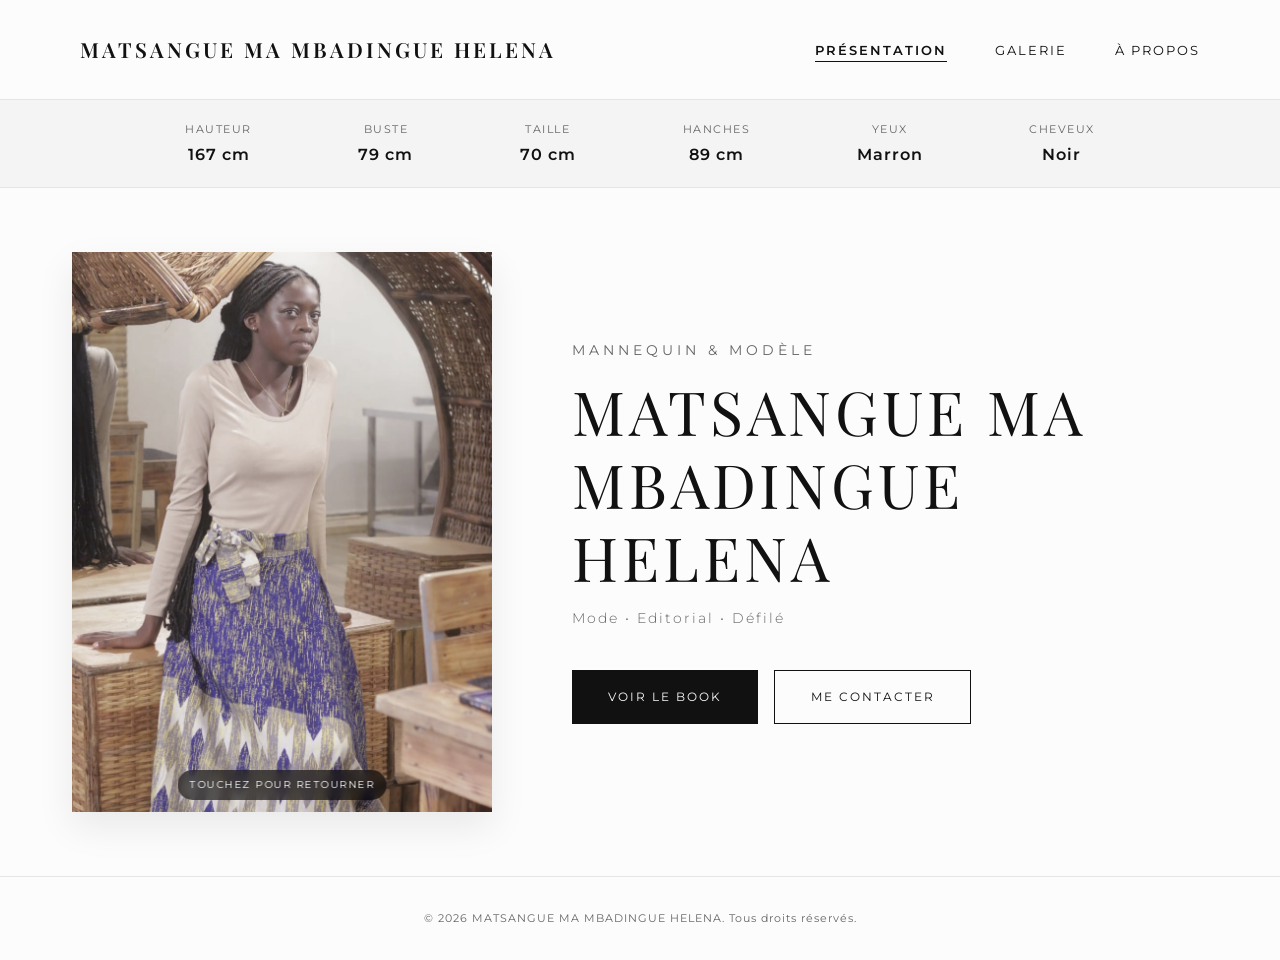
<file: index.html>
<!DOCTYPE html>
<html lang="fr">
<head>
    <meta charset="UTF-8">
    <meta name="viewport" content="width=device-width, initial-scale=1.0">
    <title>Portfolio Mannequin - Accueil</title>
    <link rel="stylesheet" href="./vitrine.css">
    <link rel="preconnect" href="https://fonts.googleapis.com">
    <link rel="preconnect" href="https://fonts.gstatic.com" crossorigin>
    <link href="https://fonts.googleapis.com/css2?family=Montserrat:wght@300;400;500;600&family=Playfair+Display:ital,wght@0,400;0,600;1,400&display=swap" rel="stylesheet">
</head>
<body>

    <!-- En-tête / Navigation -->
    <header class="navbar">
        <div class="logo">MATSANGUE MA MBADINGUE HELENA</div>
        <nav>
            <ul class="nav-links">
                <li><a href="./index.html" class="active">Présentation</a></li>
                <li><a href="./galerie.html">Galerie</a></li>
                <li><a href="./à propos.html">À Propos</a></li>
            </ul>
        </nav>
    </header>

    <!-- Bannière des Mensurations Physiques -->
    <section class="stats-banner">
        <div class="stats-container">
            <div class="stat-item">
                <span class="stat-label">Hauteur</span>
                <span class="stat-value">167 cm</span>
            </div>
            <div class="stat-item">
                <span class="stat-label">Buste</span>
                <span class="stat-value">79 cm</span>
            </div>
            <div class="stat-item">
                <span class="stat-label">Taille</span>
                <span class="stat-value">70 cm</span>
            </div>
            <div class="stat-item">
                <span class="stat-label">Hanches</span>
                <span class="stat-value">89 cm</span>
            </div>
            <div class="stat-item">
                <span class="stat-label">Yeux</span>
                <span class="stat-value">Marron</span>
            </div>
            <div class="stat-item">
                <span class="stat-label">Cheveux</span>
                <span class="stat-value">Noir</span>
            </div>
        </div>
    </section>

    <!-- Section Principale (Hero) -->
    <main class="hero">
        
        <!-- Photo interactive avec effet Flip 3D au toucher / survol -->
        <div class="hero-image-card">
            <div class="card-inner">
                <!-- Face Avant (Photo Principale) -->
                <div class="card-front">
                    <img src="6.jpg" alt="Portrait Hèlene - Face">
                    <span class="tap-hint">Touchez pour retourner</span>
                </div>
                <!-- Face Arrière (Seconde Photo / Gros Plan) -->
                <div class="card-back">
                    <img src="./9.jpg" alt="Portrait Hèlene - Profil">
                    <span class="tap-hint">Touchez pour revenir</span>
                </div>
            </div>
        </div>

        <div class="hero-content">
            <span class="subtitle">Mannequin & Modèle</span>
            <h1>MATSANGUE MA MBADINGUE HELENA</h1>
            <p class="tagline">Mode • Editorial • Défilé</p>
            <div class="cta-buttons">
                <a href="galerie.html" class="btn btn-primary">Voir le Book</a>
                <a href="./à propos.html" class="btn btn-secondary">Me Contacter</a>
            </div>
        </div>
    </main>

    <!-- Pied de page -->
    <footer>
        <p>&copy; 2026 MATSANGUE MA MBADINGUE HELENA. Tous droits réservés.</p>
    </footer>

</body>
</html>
</file>
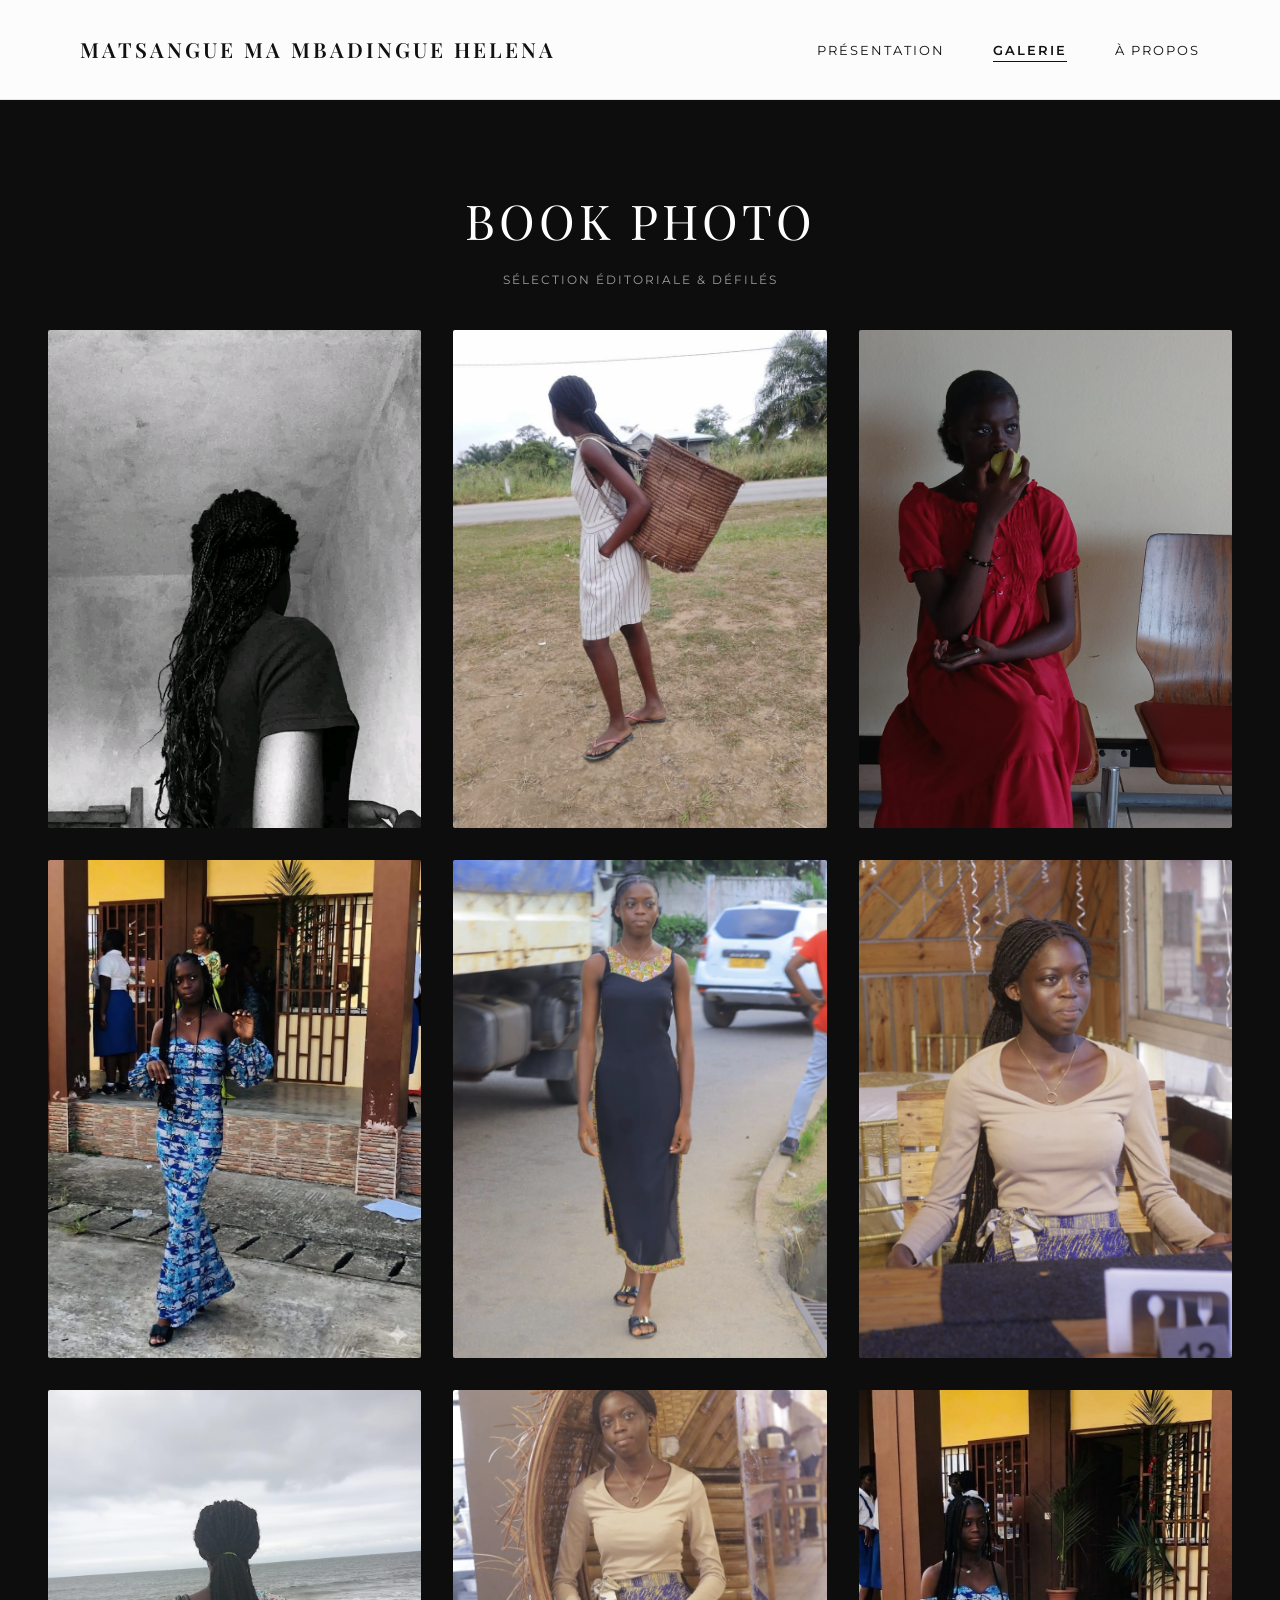
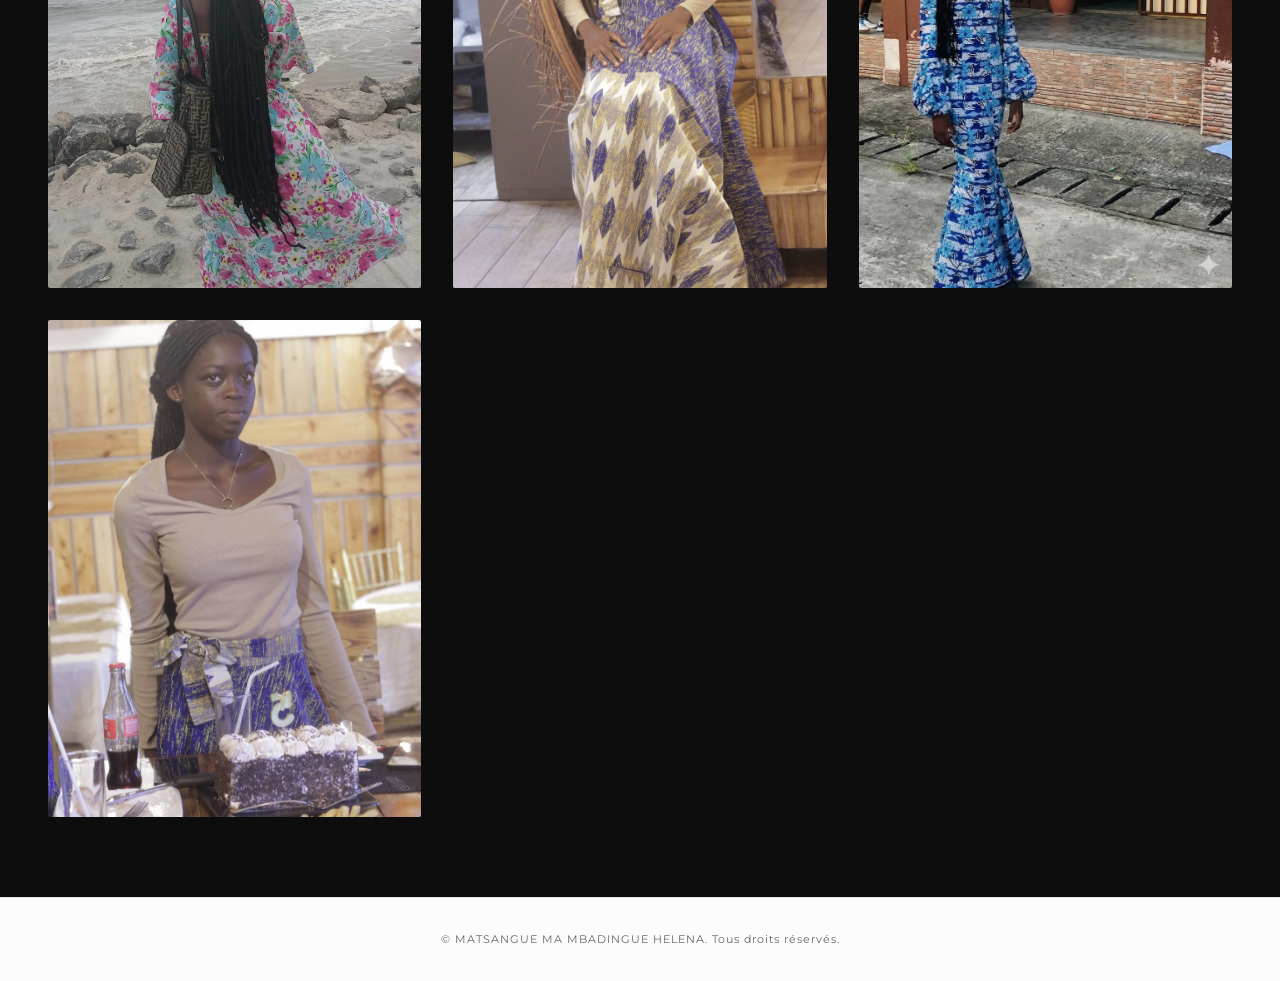
<file: galerie.html>
<!DOCTYPE html>
<html lang="fr">
<head>
    <meta charset="UTF-8">
    <meta name="viewport" content="width=device-width, initial-scale=1.0">
    <title>Portfolio Mannequin - Galerie</title>
    <link rel="preconnect" href="https://fonts.googleapis.com">
    <link rel="preconnect" href="https://fonts.gstatic.com" crossorigin>
    <link href="https://fonts.googleapis.com/css2?family=Montserrat:wght@300;400;500;600&family=Playfair+Display:ital,wght@0,400;0,600;1,400&display=swap" rel="stylesheet">
    
    <style>
        /* --- Variables & Thème --- */
        :root {
            --bg-light: #fcfcfc;
            --bg-dark: #0d0d0d;
            --text-dark: #111111;
            --text-light: #ffffff;
            --accent-color: #666666;
            --border-color: #e5e5e5;
            
            --font-title: 'Playfair Display', serif;
            --font-body: 'Montserrat', sans-serif;
            
            --transition-smooth: all 0.4s cubic-bezier(0.25, 1, 0.5, 1);
        }

        /* --- Réinitialisation --- */
        * {
            margin: 0;
            padding: 0;
            box-sizing: border-box;
        }

        body {
            background-color: var(--bg-light);
            color: var(--text-dark);
            font-family: var(--font-body);
            line-height: 1.7;
            display: flex;
            flex-direction: column;
            min-height: 100vh;
            -webkit-font-smoothing: antialiased;
        }

        /* --- Navigation (Fond Blanc) --- */
        .navbar {
            display: flex;
            justify-content: space-between;
            align-items: center;
            padding: 1.2rem 1.5rem;
            border-bottom: 1px solid var(--border-color);
            background-color: rgba(252, 252, 252, 0.95);
            backdrop-filter: blur(8px);
            position: sticky;
            top: 0;
            z-index: 1000;
        }

        .logo {
            font-family: var(--font-title);
            font-size: 1.1rem;
            letter-spacing: 3px;
            font-weight: 600;
            text-transform: uppercase;
        }

        .nav-links {
            display: flex;
            gap: 1.5rem;
            list-style: none;
        }

        .nav-links a {
            text-decoration: none;
            color: var(--text-dark);
            font-size: 0.75rem;
            text-transform: uppercase;
            letter-spacing: 2px;
            position: relative;
            padding-bottom: 4px;
            transition: var(--transition-smooth);
        }

        .nav-links a::after {
            content: '';
            position: absolute;
            bottom: 0;
            left: 0;
            width: 0%;
            height: 1px;
            background-color: var(--text-dark);
            transition: var(--transition-smooth);
        }

        .nav-links a:hover::after,
        .nav-links a.active::after {
            width: 100%;
        }

        .nav-links a.active {
            font-weight: 600;
        }

        /* --- Galerie (Fond Noir) --- */
        .gallery-section {
            background-color: var(--bg-dark);
            color: var(--text-light);
            padding: 3rem 1.5rem;
            flex: 1;
        }

        .gallery-header {
            text-align: center;
            margin-bottom: 2.5rem;
        }

        .gallery-header h1 {
            font-family: var(--font-title);
            font-size: 2rem;
            letter-spacing: 4px;
            font-weight: 400;
            text-transform: uppercase;
            margin-bottom: 0.5rem;
        }

        .gallery-header p {
            font-size: 0.75rem;
            letter-spacing: 2px;
            color: #a0a0a0;
            text-transform: uppercase;
        }

        /* Grille de 10 Photos (1 colonne sur Mobile) */
        .gallery-grid {
            display: grid;
            grid-template-columns: 1fr;
            gap: 1.5rem;
            max-width: 1200px;
            margin: 0 auto;
        }

        .gallery-item {
            position: relative;
            overflow: hidden;
            border-radius: 2px;
            background-color: #1a1a1a;
            aspect-ratio: 3 / 4; /* Aspect ratio portrait pour mannequinat */
        }

        .gallery-item img {
            width: 100%;
            height: 100%;
            object-fit: cover;
            display: block;
            filter: grayscale(15%);
            transition: var(--transition-smooth);
        }

        /* Effet au survol / au toucher */
        .gallery-item:hover img,
        .gallery-item:active img {
            filter: grayscale(0%);
            transform: scale(1.04);
        }

        /* --- Footer (Fond Blanc) --- */
        footer {
            text-align: center;
            padding: 2rem 1.5rem;
            font-size: 0.7rem;
            letter-spacing: 1px;
            color: var(--accent-color);
            border-top: 1px solid var(--border-color);
            background-color: var(--bg-light);
        }

        /* --- Adaptabilité Ordinateurs & Tablettes --- */
        @media (min-width: 768px) {
            .navbar {
                padding: 2rem 5rem;
            }

            .logo {
                font-size: 1.3rem;
            }

            .nav-links {
                gap: 3rem;
            }

            .nav-links a {
                font-size: 0.8rem;
            }

            .gallery-section {
                padding: 5rem 3rem;
            }

            .gallery-header h1 {
                font-size: 3rem;
            }

            /* 2 ou 3 colonnes sur grands écrans */
            .gallery-grid {
                grid-template-columns: repeat(3, 1fr);
                gap: 2rem;
            }
        }
    </style>
</head>
<body>

    <header class="navbar">
        <div class="logo">MATSANGUE MA MBADINGUE HELENA</div>
        <nav>
            <ul class="nav-links">
                <li><a href="./index.html">Présentation</a></li>
                <li><a href="./galerie.html" class="active">Galerie</a></li>
                <li><a href="./à propos.html">À Propos</a></li>
            </ul>
        </nav>
    </header>

    <main class="gallery-section">
        <div class="gallery-header">
            <h1>BOOK PHOTO</h1>
            <p>Sélection Éditoriale & Défilés</p>
        </div>

        <div class="gallery-grid">
            <div class="gallery-item">
                <img src="./1.jpg" alt="Photo Galerie 1">
            </div>
            <div class="gallery-item">
                <img src="./2.jpg" alt="Photo Galerie 2">
            </div>
            <div class="gallery-item">
                <img src="./3.jpg" alt="Photo Galerie 3">
            </div>
            <div class="gallery-item">
                <img src="./4.jpg" alt="Photo Galerie 4">
            </div>
            <div class="gallery-item">
                <img src="./5.jpg" alt="Photo Galerie 5">
            </div>
            <div class="gallery-item">
                <img src="./7.jpg" alt="Photo Galerie 6">
            </div>
            <div class="gallery-item">
                <img src="./13.jpg" alt="Photo Galerie 7">
            </div>
            <div class="gallery-item">
                <img src="./10.jpg" alt="Photo Galerie 8">
            </div>
            <div class="gallery-item">
                <img src="./11.jpg" alt="Photo Galerie 9">
            </div>
            <div class="gallery-item">
                <img src="./12.jpg" alt="Photo Galerie 10">
            </div>
        </div>
    </main>

    <footer>
        <p>&copy; MATSANGUE MA MBADINGUE HELENA. Tous droits réservés.</p>
    </footer>

</body>
</html>
</file>
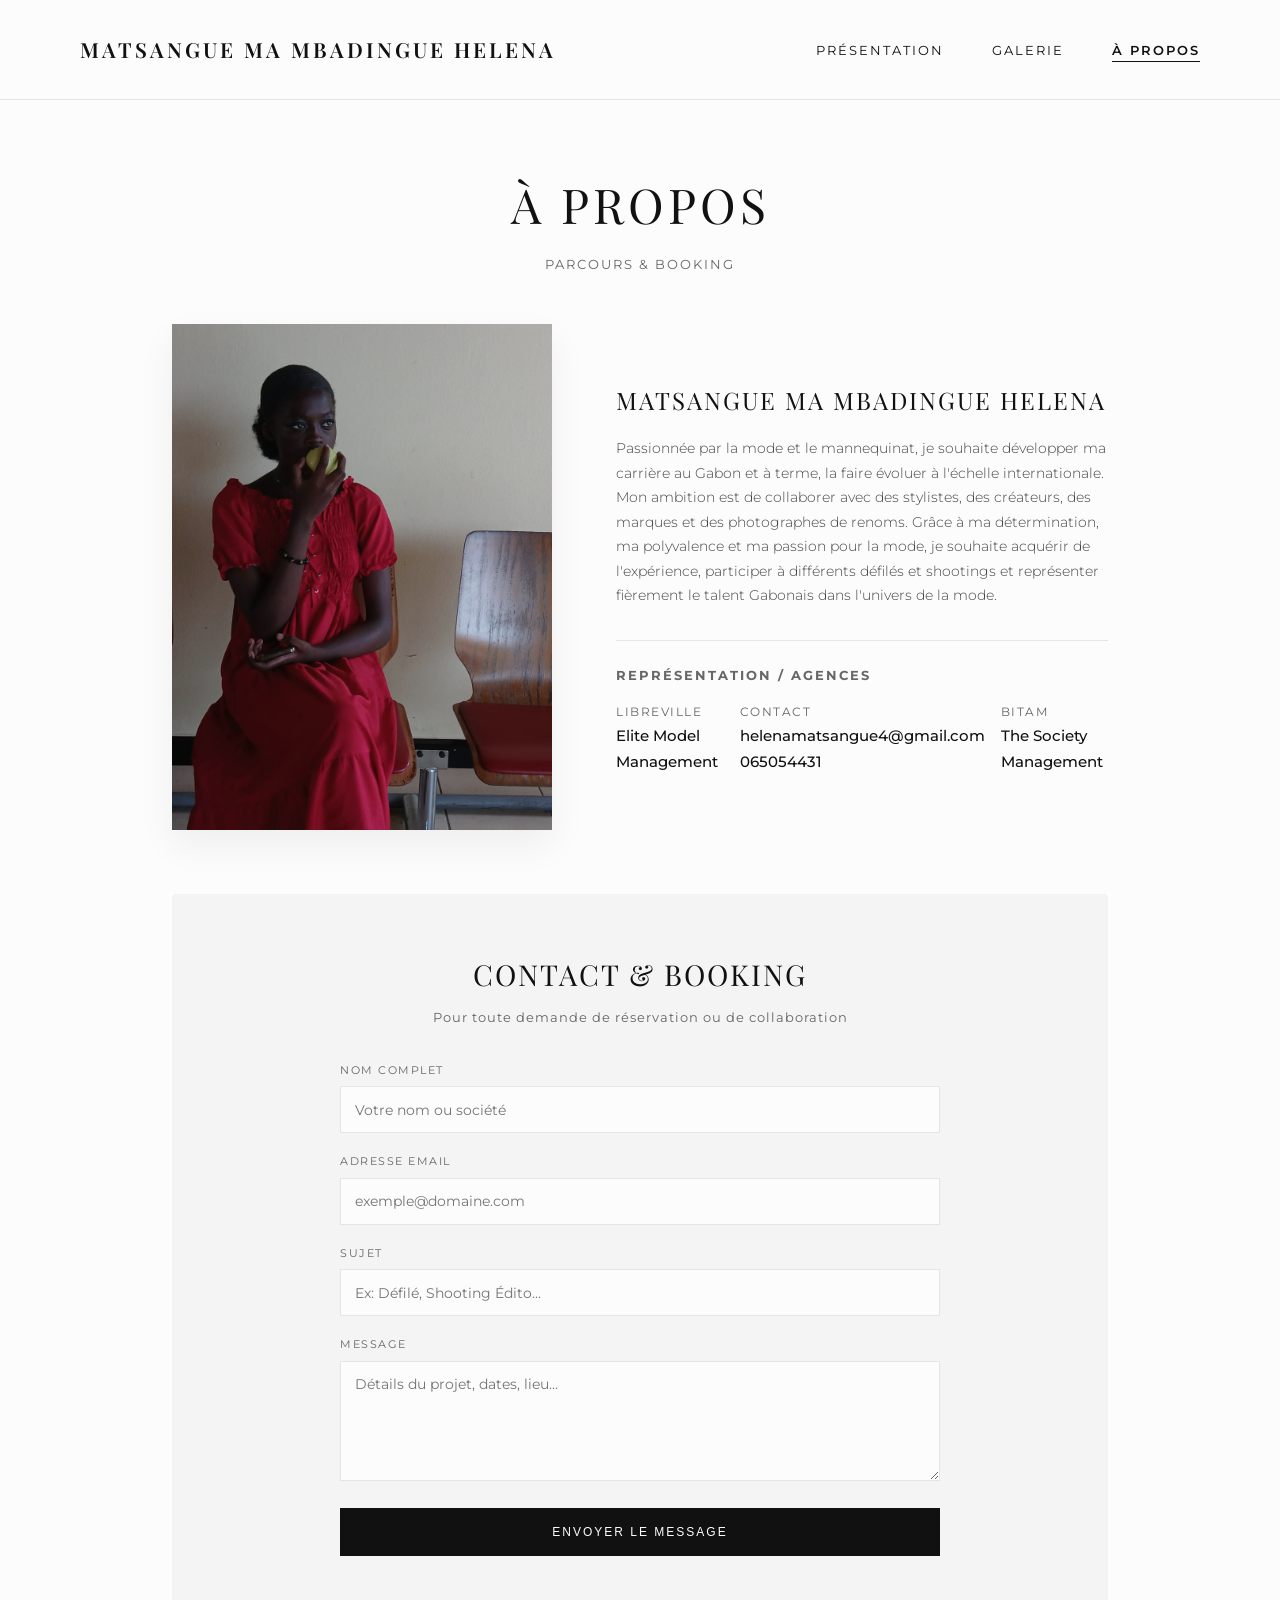
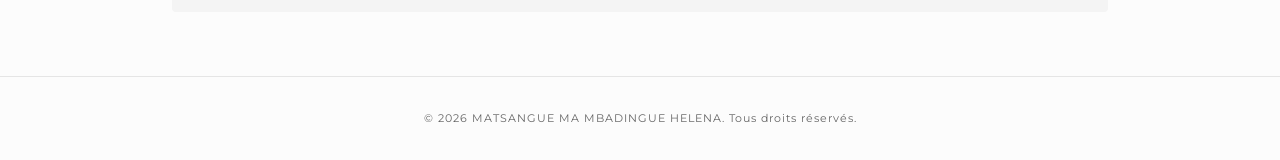
<file: à propos.html>
<!DOCTYPE html>
<html lang="fr">
<head>
    <meta charset="UTF-8">
    <meta name="viewport" content="width=device-width, initial-scale=1.0">
    <title>Portfolio Mannequin - À Propos & Contact</title>
    <link rel="preconnect" href="https://fonts.googleapis.com">
    <link rel="preconnect" href="https://fonts.gstatic.com" crossorigin>
    <link href="https://fonts.googleapis.com/css2?family=Montserrat:wght@300;400;500;600&family=Playfair+Display:ital,wght@0,400;0,600;1,400&display=swap" rel="stylesheet">
    
    <style>
        /* --- Variables & Thème --- */
        :root {
            --bg-light: #fcfcfc;
            --text-dark: #111111;
            --accent-color: #666666;
            --light-gray: #f4f4f4;
            --border-color: #e5e5e5;
            
            --font-title: 'Playfair Display', serif;
            --font-body: 'Montserrat', sans-serif;
            
            --transition-smooth: all 0.4s cubic-bezier(0.25, 1, 0.5, 1);
        }

        /* --- Réinitialisation --- */
        * {
            margin: 0;
            padding: 0;
            box-sizing: border-box;
        }

        body {
            background-color: var(--bg-light);
            color: var(--text-dark);
            font-family: var(--font-body);
            line-height: 1.7;
            display: flex;
            flex-direction: column;
            min-height: 100vh;
            -webkit-font-smoothing: antialiased;
        }

        /* --- Navigation (Fond Blanc) --- */
        .navbar {
            display: flex;
            justify-content: space-between;
            align-items: center;
            padding: 1.2rem 1.5rem;
            border-bottom: 1px solid var(--border-color);
            background-color: rgba(252, 252, 252, 0.95);
            backdrop-filter: blur(8px);
            position: sticky;
            top: 0;
            z-index: 1000;
        }

        .logo {
            font-family: var(--font-title);
            font-size: 1.1rem;
            letter-spacing: 3px;
            font-weight: 600;
            text-transform: uppercase;
        }

        .nav-links {
            display: flex;
            gap: 1.5rem;
            list-style: none;
        }

        .nav-links a {
            text-decoration: none;
            color: var(--text-dark);
            font-size: 0.75rem;
            text-transform: uppercase;
            letter-spacing: 2px;
            position: relative;
            padding-bottom: 4px;
            transition: var(--transition-smooth);
        }

        .nav-links a::after {
            content: '';
            position: absolute;
            bottom: 0;
            left: 0;
            width: 0%;
            height: 1px;
            background-color: var(--text-dark);
            transition: var(--transition-smooth);
        }

        .nav-links a:hover::after,
        .nav-links a.active::after {
            width: 100%;
        }

        .nav-links a.active {
            font-weight: 600;
        }

        /* --- Main Content --- */
        .container {
            max-width: 1000px;
            margin: 0 auto;
            padding: 2.5rem 1.5rem;
            flex: 1;
            width: 100%;
        }

        .page-title {
            text-align: center;
            margin-bottom: 3rem;
        }

        .page-title h1 {
            font-family: var(--font-title);
            font-size: 2.2rem;
            letter-spacing: 4px;
            font-weight: 400;
            text-transform: uppercase;
            margin-bottom: 0.5rem;
        }

        .page-title p {
            font-size: 0.8rem;
            letter-spacing: 2px;
            color: var(--accent-color);
            text-transform: uppercase;
        }

        /* --- Section Biographie & Agences --- */
        .about-section {
            display: flex;
            flex-direction: column;
            gap: 2.5rem;
            margin-bottom: 4rem;
        }

        .about-image {
            width: 100%;
            max-width: 400px;
            margin: 0 auto;
            overflow: hidden;
            box-shadow: 0 15px 35px rgba(0, 0, 0, 0.06);
        }

        .about-image img {
            width: 100%;
            height: auto;
            display: block;
            filter: grayscale(20%);
        }

        .about-text h2 {
            font-family: var(--font-title);
            font-size: 1.5rem;
            letter-spacing: 2px;
            margin-bottom: 1rem;
            font-weight: 400;
        }

        .about-text p {
            font-size: 0.9rem;
            color: #444444;
            margin-bottom: 1.5rem;
            font-weight: 300;
        }

        .agency-list {
            margin-top: 2rem;
            padding-top: 1.5rem;
            border-top: 1px solid var(--border-color);
        }

        .agency-list h3 {
            font-size: 0.8rem;
            text-transform: uppercase;
            letter-spacing: 2px;
            margin-bottom: 1rem;
            color: var(--accent-color);
        }

        .agency-grid {
            display: grid;
            grid-template-columns: 1fr;
            gap: 1rem;
        }

        .agency-item span {
            display: block;
        }

        .agency-city {
            font-size: 0.75rem;
            text-transform: uppercase;
            letter-spacing: 1.5px;
            color: var(--accent-color);
        }

        .agency-name {
            font-size: 0.95rem;
            font-weight: 500;
        }

        /* --- Section Formulaire de Contact --- */
        .contact-section {
            background-color: var(--light-gray);
            padding: 2.5rem 1.5rem;
            border-radius: 4px;
        }

        .contact-section h2 {
            font-family: var(--font-title);
            font-size: 1.8rem;
            letter-spacing: 2px;
            text-align: center;
            margin-bottom: 0.5rem;
            font-weight: 400;
        }

        .contact-section p {
            text-align: center;
            font-size: 0.8rem;
            color: var(--accent-color);
            margin-bottom: 2rem;
            letter-spacing: 1px;
        }

        .contact-form {
            display: flex;
            flex-direction: column;
            gap: 1.2rem;
            max-width: 600px;
            margin: 0 auto;
        }

        .form-group {
            display: flex;
            flex-direction: column;
            gap: 0.4rem;
        }

        .form-group label {
            font-size: 0.7rem;
            text-transform: uppercase;
            letter-spacing: 1.5px;
            color: var(--accent-color);
        }

        .form-group input,
        .form-group textarea {
            width: 100%;
            padding: 0.9rem;
            border: 1px solid var(--border-color);
            background-color: var(--bg-light);
            font-family: var(--font-body);
            font-size: 0.85rem;
            color: var(--text-dark);
            outline: none;
            transition: var(--transition-smooth);
        }

        .form-group input:focus,
        .form-group textarea:focus {
            border-color: var(--text-dark);
        }

        .form-group textarea {
            resize: vertical;
            min-height: 120px;
        }

        .btn-submit {
            padding: 1rem;
            background-color: var(--text-dark);
            color: var(--bg-light);
            border: 1px solid var(--text-dark);
            font-size: 0.75rem;
            text-transform: uppercase;
            letter-spacing: 2px;
            cursor: pointer;
            transition: var(--transition-smooth);
            margin-top: 0.5rem;
        }

        .btn-submit:hover {
            background-color: transparent;
            color: var(--text-dark);
        }

        /* --- Footer (Fond Blanc) --- */
        footer {
            text-align: center;
            padding: 2rem 1.5rem;
            font-size: 0.7rem;
            letter-spacing: 1px;
            color: var(--accent-color);
            border-top: 1px solid var(--border-color);
            background-color: var(--bg-light);
        }

        /* --- Adaptabilité Ordinateurs & Tablettes --- */
        @media (min-width: 768px) {
            .navbar {
                padding: 2rem 5rem;
            }

            .logo {
                font-size: 1.3rem;
            }

            .nav-links {
                gap: 3rem;
            }

            .nav-links a {
                font-size: 0.8rem;
            }

            .container {
                padding: 4rem 2rem;
            }

            .page-title h1 {
                font-size: 3rem;
            }

            .about-section {
                flex-direction: row;
                align-items: center;
                gap: 4rem;
            }

            .about-image {
                flex: 1;
                max-width: 380px;
            }

            .about-text {
                flex: 1.2;
            }

            .agency-grid {
                grid-template-columns: repeat(3, 1fr);
            }

            .contact-section {
                padding: 3.5rem 3rem;
            }
        }
    </style>
</head>
<body>

    <!-- En-tête / Navigation (Fond Blanc) -->
    <header class="navbar">
        <div class="logo">MATSANGUE MA MBADINGUE HELENA</div>
        <nav>
            <ul class="nav-links">
                <li><a href="./index.html">Présentation</a></li>
                <li><a href="./galerie.html">Galerie</a></li>
                <li><a href="./à propos.html" class="active">À Propos</a></li>
            </ul>
        </nav>
    </header>

    <!-- Contenu Principal -->
    <main class="container">
        
        <div class="page-title">
            <h1>À PROPOS</h1>
            <p>Parcours & Booking</p>
        </div>

        <!-- Section Biographie et Présentation -->
        <section class="about-section">
            <div class="about-image">
                <img src="./3.jpg" alt="Elena Rostova Portrait">
            </div>
            
            <div class="about-text">
                <h2>MATSANGUE MA MBADINGUE HELENA</h2>
                <p>Passionnée par la mode et le mannequinat, je souhaite développer ma carrière au  Gabon et à terme, la faire évoluer à l'échelle internationale. Mon ambition est de collaborer avec des stylistes, des créateurs, des marques et des photographes de renoms. Grâce à ma détermination, ma polyvalence et ma passion pour la mode, je souhaite acquérir de l'expérience, participer à différents défilés et shootings et représenter fièrement le talent Gabonais dans l'univers de la mode.</p>
                
                <!-- Agences de représentation -->
                <div class="agency-list">
                    <h3>Représentation / Agences</h3>
                    <div class="agency-grid">
                        <div class="agency-item">
                            <span class="agency-city">Libreville</span>
                            <span class="agency-name">Elite Model Management</span>
                        </div>
                        <div class="agency-item">
                            <span class="agency-city">Contact</span>
                            <span class="agency-name">helenamatsangue4@gmail.com 065054431</span>
                        </div>
                        <div class="agency-item">
                            <span class="agency-city">Bitam</span>
                            <span class="agency-name">The Society Management</span>
                        </div>
                    </div>
                </div>
            </div>
        </section>

        <!-- Section Formulaire de Contact -->
        <section class="contact-section">
            <h2>CONTACT & BOOKING</h2>
            <p>Pour toute demande de réservation ou de collaboration</p>
            
            <form class="contact-form" action="https://formspree.io/f/mzebdzry" method="POST">
                <div class="form-group">
                    <label for="name">Nom Complet</label>
                    <input type="text" id="name" name="name" required placeholder="Votre nom ou société">
                </div>
                
                <div class="form-group">
                    <label for="email">Adresse Email</label>
                    <input type="email" id="email" name="email" required placeholder="exemple@domaine.com">
                </div>
                
                <div class="form-group">
                    <label for="subject">Sujet</label>
                    <input type="text" id="subject" name="subject" required placeholder="Ex: Défilé, Shooting Édito...">
                </div>
                
                <div class="form-group">
                    <label for="message">Message</label>
                    <textarea id="message" name="message" required placeholder="Détails du projet, dates, lieu..."></textarea>
                </div>
                
                <button type="submit" class="btn-submit">Envoyer le Message</button>
            </form>
        </section>

    </main>

    <!-- Pied de page (Fond Blanc) -->
    <footer>
        <p>&copy; 2026 MATSANGUE MA MBADINGUE HELENA. Tous droits réservés.</p>
    </footer>

</body>
</html>
</file>
<file: vitrine.css>
/* --- Variables & Thème Minimaliste --- */
:root {
    --bg-color: #fcfcfc;
    --text-color: #111111;
    --accent-color: #666666;
    --light-gray: #f4f4f4;
    --border-color: #e5e5e5;
    
    --font-title: 'Playfair Display', serif;
    --font-body: 'Montserrat', sans-serif;
    
    --transition-smooth: all 0.4s cubic-bezier(0.25, 1, 0.5, 1);
}

/* --- Réinitialisation --- */
* {
    margin: 0;
    padding: 0;
    box-sizing: border-box;
}

html {
    scroll-behavior: smooth;
}

body {
    background-color: var(--bg-color);
    color: var(--text-color);
    font-family: var(--font-body);
    line-height: 1.7;
    display: flex;
    flex-direction: column;
    min-height: 100vh;
    -webkit-font-smoothing: antialiased;
}

/* --- Navigation & Menu --- */
.navbar {
    display: flex;
    justify-content: space-between;
    align-items: center;
    padding: 1.2rem 1.5rem;
    border-bottom: 1px solid var(--border-color);
    background-color: rgba(252, 252, 252, 0.95);
    backdrop-filter: blur(8px);
    position: sticky;
    top: 0;
    z-index: 1000;
}

.logo {
    font-family: var(--font-title);
    font-size: 1.1rem;
    letter-spacing: 3px;
    font-weight: 600;
    text-transform: uppercase;
}

.nav-links {
    display: flex;
    gap: 1.5rem;
    list-style: none;
}

.nav-links a {
    text-decoration: none;
    color: var(--text-color);
    font-size: 0.75rem;
    text-transform: uppercase;
    letter-spacing: 2px;
    position: relative;
    padding-bottom: 4px;
    transition: var(--transition-smooth);
}

.nav-links a::after {
    content: '';
    position: absolute;
    bottom: 0;
    left: 0;
    width: 0%;
    height: 1px;
    background-color: var(--text-color);
    transition: var(--transition-smooth);
}

.nav-links a:hover::after,
.nav-links a.active::after {
    width: 100%;
}

.nav-links a.active {
    font-weight: 600;
}

/* --- Bannière des Mensurations (Physique) --- */
.stats-banner {
    background-color: var(--light-gray);
    border-bottom: 1px solid var(--border-color);
    padding: 0.8rem 1rem;
    width: 100%;
    overflow-x: auto; /* Permet le défilement horizontal fluide sur petit écran si nécessaire */
}

.stats-container {
    display: flex;
    justify-content: space-around;
    align-items: center;
    max-width: 1000px;
    margin: 0 auto;
    gap: 1rem;
    min-width: 320px;
}

.stat-item {
    display: flex;
    flex-direction: column;
    align-items: center;
    text-align: center;
}

.stat-label {
    font-size: 0.65rem;
    text-transform: uppercase;
    letter-spacing: 1.5px;
    color: var(--accent-color);
    margin-bottom: 2px;
}

.stat-value {
    font-size: 0.85rem;
    font-weight: 600;
    letter-spacing: 1px;
}

/* --- Hero Section --- */
.hero {
    display: flex;
    flex-direction: column;
    flex: 1;
    align-items: center;
    justify-content: center;
    padding: 2.5rem 1.5rem;
    max-width: 1200px;
    margin: 0 auto;
    width: 100%;
    animation: fadeIn 1.2s ease-out;
}

/* --- Carte Photo Interactive 3D (Retournement au Toucher / Hover) --- */
.hero-image-card {
    width: 100%;
    max-width: 380px;
    height: 500px;
    margin-bottom: 2rem;
    perspective: 1000px; /* Perspective 3D */
    cursor: pointer;
}

.card-inner {
    position: relative;
    width: 100%;
    height: 100%;
    text-align: center;
    transition: transform 0.8s cubic-bezier(0.4, 0.2, 0.2, 1);
    transform-style: preserve-3d;
    box-shadow: 0 15px 35px rgba(0, 0, 0, 0.08);
}

/* Déclenchement du retournement */
.hero-image-card:hover .card-inner,
.hero-image-card:active .card-inner {
    transform: rotateY(180deg);
}

.card-front, .card-back {
    position: absolute;
    width: 100%;
    height: 100%;
    -webkit-backface-visibility: hidden;
    backface-visibility: hidden;
    overflow: hidden;
}

.card-front img, .card-back img {
    width: 100%;
    height: 100%;
    object-fit: cover;
    display: block;
}

.card-front img {
    filter: grayscale(20%);
}

.card-back {
    transform: rotateY(180deg);
}

.card-back img {
    filter: grayscale(0%);
}

/* Indication visuelle discrète pour l'utilisateur */
.tap-hint {
    position: absolute;
    bottom: 12px;
    left: 50%;
    transform: translateX(-50%);
    background: rgba(0, 0, 0, 0.6);
    color: #ffffff;
    font-size: 0.65rem;
    text-transform: uppercase;
    letter-spacing: 1.5px;
    padding: 6px 12px;
    backdrop-filter: blur(4px);
    pointer-events: none;
    border-radius: 20px;
    white-space: nowrap;
}

/* --- Contenu Texte --- */
.hero-content {
    text-align: center;
}

.subtitle {
    font-size: 0.75rem;
    text-transform: uppercase;
    letter-spacing: 4px;
    color: var(--accent-color);
    display: block;
    margin-bottom: 0.8rem;
    font-weight: 400;
}

h1 {
    font-family: var(--font-title);
    font-size: 2.2rem;
    letter-spacing: 4px;
    font-weight: 400;
    line-height: 1.2;
    margin-bottom: 0.8rem;
}

.tagline {
    font-size: 0.85rem;
    color: var(--accent-color);
    margin-bottom: 2.5rem;
    letter-spacing: 2px;
    font-weight: 300;
}

/* --- Boutons d'action --- */
.cta-buttons {
    display: flex;
    flex-direction: column;
    gap: 1rem;
    width: 100%;
    max-width: 280px;
    margin: 0 auto;
}

.btn {
    display: inline-block;
    padding: 1rem 1.5rem;
    text-decoration: none;
    font-size: 0.75rem;
    text-transform: uppercase;
    letter-spacing: 2px;
    text-align: center;
    transition: var(--transition-smooth);
}

.btn-primary {
    background-color: var(--text-color);
    color: var(--bg-color);
    border: 1px solid var(--text-color);
}

.btn-primary:hover {
    background-color: transparent;
    color: var(--text-color);
}

.btn-secondary {
    background-color: transparent;
    color: var(--text-color);
    border: 1px solid var(--text-color);
}

.btn-secondary:hover {
    background-color: var(--text-color);
    color: var(--bg-color);
}

/* --- Footer --- */
footer {
    text-align: center;
    padding: 2rem 1.5rem;
    font-size: 0.7rem;
    letter-spacing: 1px;
    color: var(--accent-color);
    border-top: 1px solid var(--border-color);
    background-color: var(--bg-color);
}

/* --- Animation d'Apparition --- */
@keyframes fadeIn {
    from {
        opacity: 0;
        transform: translateY(15px);
    }
    to {
        opacity: 1;
        transform: translateY(0);
    }
}

/* --- Adaptabilité Ordinateurs & Tablettes --- */
@media (min-width: 768px) {
    .navbar {
        padding: 2rem 5rem;
    }

    .logo {
        font-size: 1.3rem;
    }

    .nav-links {
        gap: 3rem;
    }

    .nav-links a {
        font-size: 0.8rem;
    }

    .stats-banner {
        padding: 1.2rem 2rem;
    }

    .stat-label {
        font-size: 0.7rem;
    }

    .stat-value {
        font-size: 1rem;
    }

    .hero {
        flex-direction: row;
        justify-content: space-between;
        gap: 5rem;
        padding: 4rem 2rem;
    }

    .hero-image-card {
        margin-bottom: 0;
        flex: 1;
        max-width: 420px;
        height: 560px;
    }

    .hero-content {
        text-align: left;
        flex: 1;
    }

    h1 {
        font-size: 3.8rem;
    }

    .subtitle {
        font-size: 0.85rem;
    }

    .cta-buttons {
        flex-direction: row;
        margin: 0;
        max-width: none;
    }

    .btn {
        padding: 1rem 2.2rem;
    }
}
</file>
